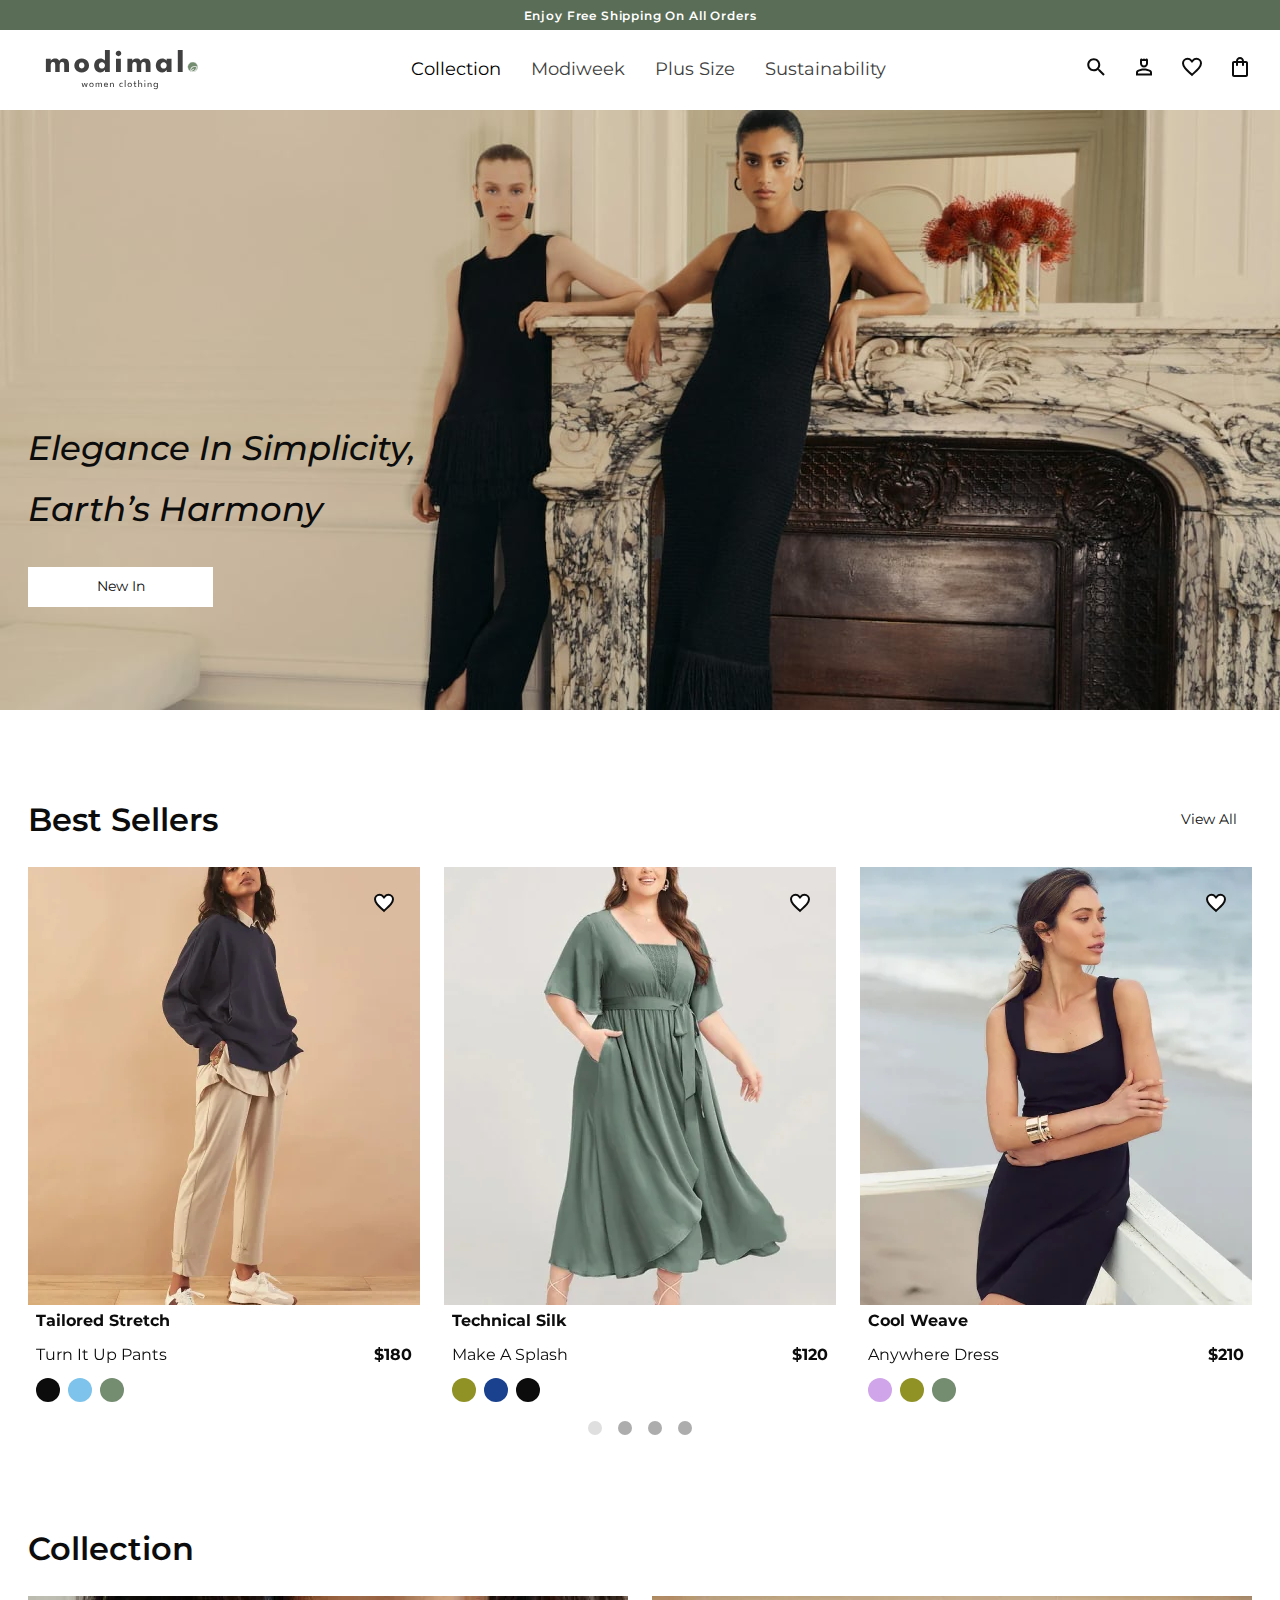
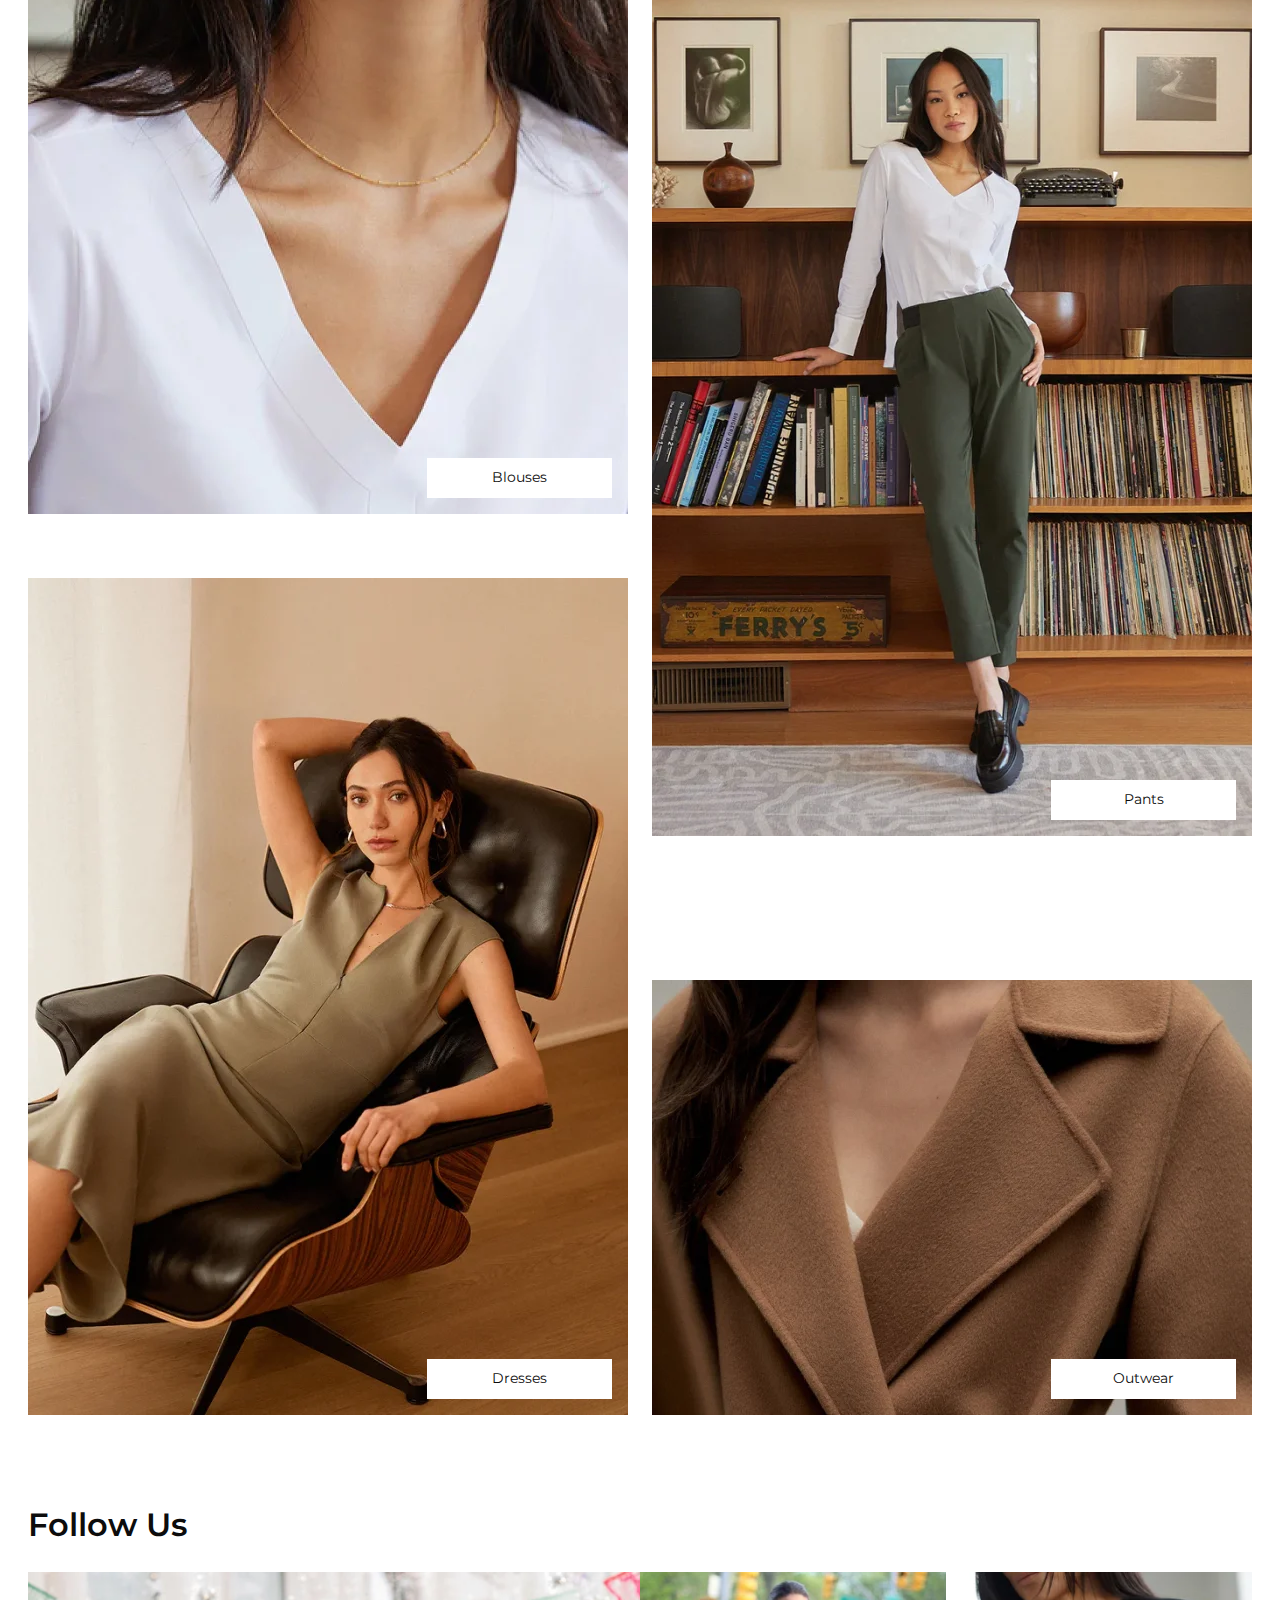
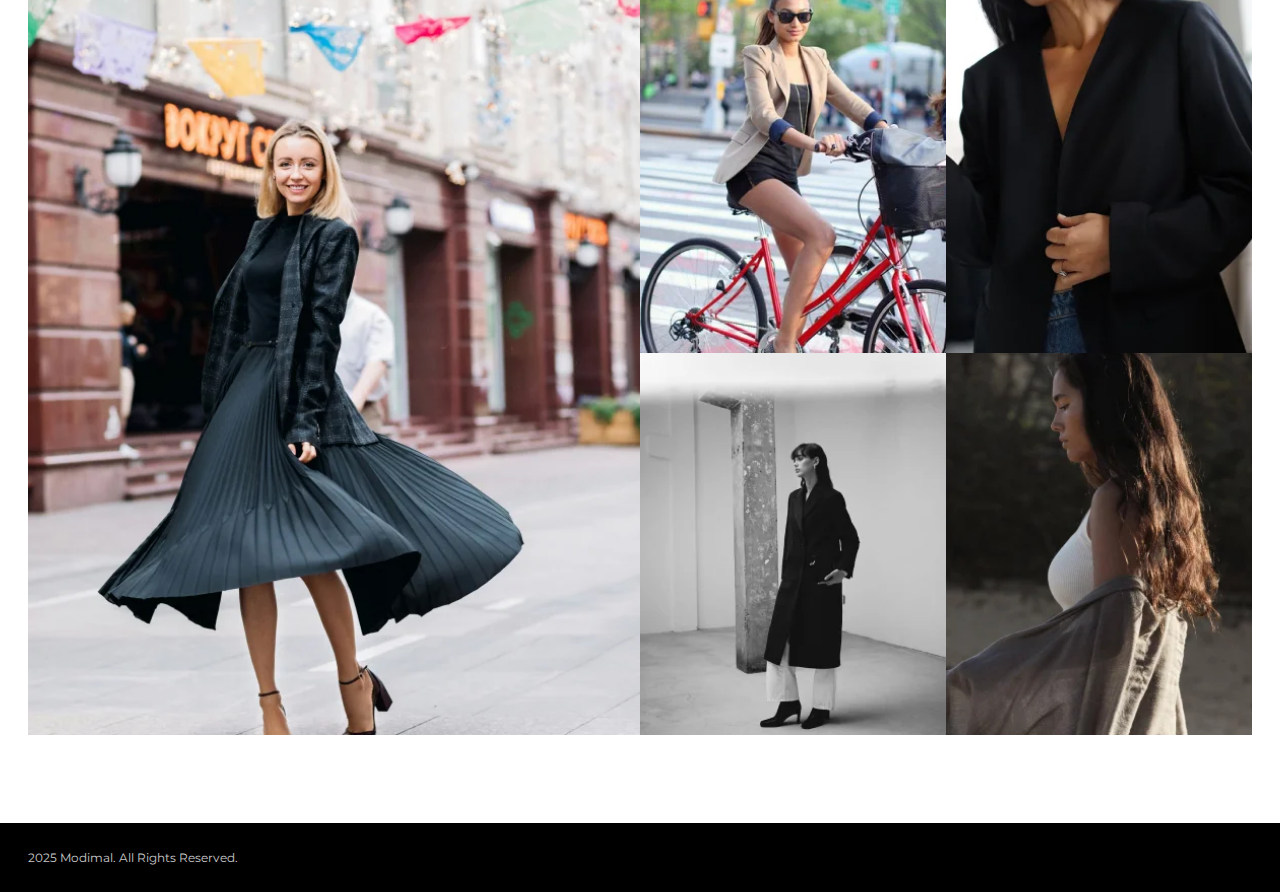
<file: docs/index.html>
<!DOCTYPE html><html lang="en"><head><meta charset="UTF-8"/><meta http-equiv="X-UA-Compatible" content="IE=edge"/><meta name="viewport" content="width=device-width, initial-scale=1.0"/><title>Modimal</title><link rel="stylesheet" href="./css/main.css"/><link rel="icon" type="image/x-icon" href="./img/favicons/favicon.svg"><link rel="apple-touch-icon" sizes="180x180" href="./img/favicons/apple-logo.png"></head><body><section class="top-info"><div class="container"><p>Enjoy Free Shipping On&#160;All Orders</p></div></section><header class="header"><div class="container"><div class="header__row"><div class="header__logo"> <a class="logo" href="#!"><img src="./img/logo/logo.svg" alt="Modimal"></a></div><nav class="header__nav nav"><ul class="nav__list"><li class="nav__item"> <a href="#!" class="active">Collection</a></li><li class="nav__item"> <a href="#!">Modiweek</a></li><li class="nav__item"> <a href="#!">Plus Size</a></li><li class="nav__item"> <a href="#!">Sustainability</a></li></ul></nav><div class="header__account header__account--first"><ul class="header__account-list"><li class="header__account-item header__account-item--menu"> <button class="mobile-nav-btn"><div class="nav-icon"></div></button></li><li class="header__account-item"> <a class="header__account-link" href="#!"><svg class="icon icon--search"><use href="./img/svgsprite/sprite.symbol.svg#search"></use></svg></a></li><li class="header__account-item header__account-item--person"> <a class="header__account-link" href="#!"><svg class="icon icon--person"><use href="./img/svgsprite/sprite.symbol.svg#person"></use></svg></a></li></ul></div><div class="header__account"><ul class="header__account-list"><li class="header__account-item"> <a class="header__account-link" href="#!"><svg class="icon icon--favorite"><use href="./img/svgsprite/sprite.symbol.svg#favorite"></use></svg></a></li><li class="header__account-item"> <a class="header__account-link" href="#!"><svg class="icon icon--bag"><use href="./img/svgsprite/sprite.symbol.svg#bag"></use></svg></a></li></ul></div><div class="header__nav-btn"> <button class="mobile-nav-btn"><div class="nav-icon"></div></button></div></div></div></header><div class="mobile-nav"><div class="mobile-nav__links"><ul class="mobile-links"><li class="mobile-links__parent"> <button class="mobile-links__parent-btn"> <span class="mobile-links__parent-title">collection</span><svg class="mobile-links__parent-btn__icon icon icon--arrow-down"><use href="./img/svgsprite/sprite.symbol.svg#arrow-down"></use></svg></button><div class="mobile-sub"><ul class="mobile-sub-list"><li class="mobile-sub-list__item"> <a href="#!" class="mobile-sub-list__link">shop all</a></li><li class="mobile-sub-list__item"> <a href="#!" class="mobile-sub-list__link">tops & blouses</a></li><li class="mobile-sub-list__item"> <a href="#!" class="mobile-sub-list__link">tees</a></li><li class="mobile-sub-list__item"> <a href="#!" class="mobile-sub-list__link">pants</a></li><li class="mobile-sub-list__item"> <a href="#!" class="mobile-sub-list__link">jackets & outwears</a></li><li class="mobile-sub-list__item"> <a href="#!" class="mobile-sub-list__link">pullovers</a></li><li class="mobile-sub-list__item"> <a href="#!" class="mobile-sub-list__link">dresses & jumpsuits</a></li><li class="mobile-sub-list__item"> <a href="#!" class="mobile-sub-list__link">short & skirts</a></li></ul></div></li><li class="mobile-links__parent"> <button class="mobile-links__parent-btn"> <span class="mobile-links__parent-title">new in</span><svg class="mobile-links__parent-btn__icon icon icon--arrow-down"><use href="./img/svgsprite/sprite.symbol.svg#arrow-down"></use></svg></button><div class="mobile-sub"><ul class="mobile-sub-list"><li class="mobile-sub-list__item"> <a href="#!" class="mobile-sub-list__link">shop all</a></li><li class="mobile-sub-list__item"> <a href="#!" class="mobile-sub-list__link">tops & blouses</a></li><li class="mobile-sub-list__item"> <a href="#!" class="mobile-sub-list__link">tees</a></li><li class="mobile-sub-list__item"> <a href="#!" class="mobile-sub-list__link">pants</a></li><li class="mobile-sub-list__item"> <a href="#!" class="mobile-sub-list__link">jackets & outwears</a></li><li class="mobile-sub-list__item"> <a href="#!" class="mobile-sub-list__link">pullovers</a></li><li class="mobile-sub-list__item"> <a href="#!" class="mobile-sub-list__link">dresses & jumpsuits</a></li><li class="mobile-sub-list__item"> <a href="#!" class="mobile-sub-list__link">short & skirts</a></li></ul></div></li><li class="mobile-links__parent"> <button class="mobile-links__parent-btn"> <span class="mobile-links__parent-title">modiweek</span><svg class="mobile-links__parent-btn__icon icon icon--arrow-down"><use href="./img/svgsprite/sprite.symbol.svg#arrow-down"></use></svg></button><div class="mobile-sub"><ul class="mobile-sub-list"><li class="mobile-sub-list__item"> <a href="#!" class="mobile-sub-list__link">shop all</a></li><li class="mobile-sub-list__item"> <a href="#!" class="mobile-sub-list__link">tops & blouses</a></li><li class="mobile-sub-list__item"> <a href="#!" class="mobile-sub-list__link">tees</a></li><li class="mobile-sub-list__item"> <a href="#!" class="mobile-sub-list__link">pants</a></li><li class="mobile-sub-list__item"> <a href="#!" class="mobile-sub-list__link">jackets & outwears</a></li><li class="mobile-sub-list__item"> <a href="#!" class="mobile-sub-list__link">pullovers</a></li><li class="mobile-sub-list__item"> <a href="#!" class="mobile-sub-list__link">dresses & jumpsuits</a></li><li class="mobile-sub-list__item"> <a href="#!" class="mobile-sub-list__link">short & skirts</a></li></ul></div></li></ul></div><div class="mobile-nav__btns"> <a class="btn-outline" href="#!"><svg class="icon icon--person"><use href="./img/svgsprite/sprite.symbol.svg#person"></use></svg>Log In</a> <a class="btn-outline" href="#!">Create Account</a></div></div><main class="main"><section class="hero"><div class="container"><div class="hero__content"><h1 class="hero__title"> Elegance in&#160;simplicity, Earth&#8217;s harmony</h1> <a class="btn" href="#!">New In</a></div></div></section><section class="section-best"><div class="container"><div class="best__title-wrapper"><h2 class="best__title title">Best Sellers</h2><div class="best__link"> <a href="#!" class="btn btn--small">View All</a></div></div><div class="best__cards"><div class="swiper"><div class="swiper-wrapper"><div class="swiper-slide"><article class="card"><div class="card__fav-btn"> <button class="card__btn-fav"><svg class="icon icon--favorite"><use href="./img/svgsprite/sprite.symbol.svg#favorite"></use></svg></button></div><div class="card__picture"><picture><source srcset="./img/best/best-01.webp 1x, ./img/best/best-01@2x.webp 2x" type="image/webp"><source srcset="./img/best/best-01.jpg 1x, ./img/best/best-01@2x.jpg 2x" type="image/jpeg"> <img class="card__img" src="./img/best/best-01.jpg" alt="tailored stretch"></picture></div><div class="card__body"><h3 class="card__title"><a href="#!">tailored stretch</a></h3><div class="card__cols"><div class="card__desc">turn it&#160;up&#160;pants</div><div class="card__price">$180</div></div><div class="card__colors"><div class="color color--black"></div><div class="color color--blue"></div><div class="color color--green"></div></div></div></article></div><div class="swiper-slide"><article class="card"><div class="card__fav-btn"> <button class="card__btn-fav"><svg class="icon icon--favorite"><use href="./img/svgsprite/sprite.symbol.svg#favorite"></use></svg></button></div><div class="card__picture"><picture><source srcset="./img/best/best-02.webp 1x, ./img/best/best-02@2x.webp 2x" type="image/webp"><source srcset="./img/best/best-02.jpg 1x, ./img/best/best-02@2x.jpg 2x" type="image/jpeg"> <img class="card__img" src="./img/best/best-02.jpg" alt="tailored stretch"></picture></div><div class="card__body"><h3 class="card__title"><a href="#!">Technical Silk</a></h3><div class="card__cols"><div class="card__desc">Make A&#160;Splash</div><div class="card__price">$120</div></div><div class="card__colors"><div class="color color--olive"></div><div class="color color--navy"></div><div class="color color--black"></div></div></div></article></div><div class="swiper-slide"><article class="card"><div class="card__fav-btn"> <button class="card__btn-fav"><svg class="icon icon--favorite"><use href="./img/svgsprite/sprite.symbol.svg#favorite"></use></svg></button></div><div class="card__picture"><picture><source srcset="./img/best/best-03.webp 1x, ./img/best/best-03@2x.webp 2x" type="image/webp"><source srcset="./img/best/best-03.jpg 1x, ./img/best/best-03@2x.jpg 2x" type="image/jpeg"> <img class="card__img" src="./img/best/best-03.jpg" alt="tailored stretch"></picture></div><div class="card__body"><h3 class="card__title"><a href="#!">Cool Weave</a></h3><div class="card__cols"><div class="card__desc">Anywhere Dress</div><div class="card__price">$210</div></div><div class="card__colors"><div class="color color--pink"></div><div class="color color--olive"></div><div class="color color--green"></div></div></div></article></div><div class="swiper-slide"><article class="card"><div class="card__fav-btn"> <button class="card__btn-fav"><svg class="icon icon--favorite"><use href="./img/svgsprite/sprite.symbol.svg#favorite"></use></svg></button></div><div class="card__picture"><picture><source srcset="./img/best/best-04.webp 1x, ./img/best/best-04@2x.webp 2x" type="image/webp"><source srcset="./img/best/best-04.jpg 1x, ./img/best/best-04@2x.jpg 2x" type="image/jpeg"> <img class="card__img" src="./img/best/best-04.jpg" alt="tailored stretch"></picture></div><div class="card__body"><h3 class="card__title"><a href="#!">Cool Dress</a></h3><div class="card__cols"><div class="card__desc">Anywhere Dress</div><div class="card__price">$210</div></div><div class="card__colors"><div class="color color--white"></div><div class="color color--black"></div><div class="color color--green"></div></div></div></article></div><div class="swiper-slide"><article class="card"><div class="card__fav-btn"> <button class="card__btn-fav"><svg class="icon icon--favorite"><use href="./img/svgsprite/sprite.symbol.svg#favorite"></use></svg></button></div><div class="card__picture"><picture><source srcset="./img/best/best-05.webp 1x, ./img/best/best-05@2x.webp 2x" type="image/webp"><source srcset="./img/best/best-05.jpg 1x, ./img/best/best-05@2x.jpg 2x" type="image/jpeg"> <img class="card__img" src="./img/best/best-05.jpg" alt="tailored stretch"></picture></div><div class="card__body"><h3 class="card__title"><a href="#!">Cool Blause</a></h3><div class="card__cols"><div class="card__desc">Anywhere Dress</div><div class="card__price">$210</div></div><div class="card__colors"><div class="color color--blue"></div><div class="color color--white"></div><div class="color color--green"></div></div></div></article></div><div class="swiper-slide"><article class="card"><div class="card__fav-btn"> <button class="card__btn-fav"><svg class="icon icon--favorite"><use href="./img/svgsprite/sprite.symbol.svg#favorite"></use></svg></button></div><div class="card__picture"><picture><source srcset="./img/best/best-06.webp 1x, ./img/best/best-06@2x.webp 2x" type="image/webp"><source srcset="./img/best/best-06.jpg 1x, ./img/best/best-06@2x.jpg 2x" type="image/jpeg"> <img class="card__img" src="./img/best/best-06.jpg" alt="tailored stretch"></picture></div><div class="card__body"><h3 class="card__title"><a href="#!">Summer Dress</a></h3><div class="card__cols"><div class="card__desc">Anywhere Dress</div><div class="card__price">$210</div></div><div class="card__colors"><div class="color color--white"></div><div class="color color--olive"></div><div class="color color--green"></div></div></div></article></div></div><div class="swiper-pagination"></div></div></div></div></section><section class="collection"><div class="container"><h2 class="collection__title title">Collection</h2><div class="collection__cols"><div class="collection__col"><article class="card-collection"><picture><source srcset="./img/collection/collection-01.webp 1x, ./img/collection/collection-01@2x.webp 2x" type="image/webp"><source srcset="./img/collection/collection-01.jpg 1x, ./img/collection/collection-01@2x.jpg 2x" type="image/jpeg"> <img src="./img/collection/collection-01.jpg" alt="" class="card-collection__img"></picture><div class="card-collection__link"> <a href="#!" class="btn btn--mobile-wide">Blouses</a></div></article><article class="card-collection"><picture><source srcset="./img/collection/collection-02.webp 1x, ./img/collection/collection-02@2x.webp 2x" type="image/webp"><source srcset="./img/collection/collection-02.jpg 1x, ./img/collection/collection-02@2x.jpg 2x" type="image/jpeg"> <img src="./img/collection/collection-02.jpg" alt="" class="card-collection__img"></picture><div class="card-collection__link"> <a href="#!" class="btn btn--mobile-wide">Dresses</a></div></article></div><div class="collection__col"><article class="card-collection"><picture><source srcset="./img/collection/collection-03.webp 1x, ./img/collection/collection-03@2x.webp 2x" type="image/webp"><source srcset="./img/collection/collection-03.jpg 1x, ./img/collection/collection-03@2x.jpg 2x" type="image/jpeg"> <img src="./img/collection/collection-03.jpg" alt="" class="card-collection__img"></picture><div class="card-collection__link"> <a href="#!" class="btn btn--mobile-wide">Pants</a></div></article><article class="card-collection"><picture><source srcset="./img/collection/collection-04.webp 1x, ./img/collection/collection-04@2x.webp 2x" type="image/webp"><source srcset="./img/collection/collection-04.jpg 1x, ./img/collection/collection-04@2x.jpg 2x" type="image/jpeg"> <img src="./img/collection/collection-04.jpg" alt="" class="card-collection__img"></picture><div class="card-collection__link"> <a href="#!" class="btn btn--mobile-wide">Outwear</a></div></article></div></div></div></section><section class="follow"><div class="container"><h2 class="follow__title title">Follow Us</h2><div class="follow__grid"><picture><source srcset="./img/follow/follow-01.webp 1x, ./img/follow/follow-01@2x.webp 2x" type="image/webp"><source srcset="./img/follow/follow-01.jpg 1x, ./img/follow/follow-01@2x.jpg 2x" type="image/jpeg"> <img class="follow__img" src="./img/follow/follow-01.jpg" alt="Follow Us"></picture><picture><source srcset="./img/follow/follow-02.webp 1x, ./img/follow/follow-02@2x.webp 2x" type="image/webp"><source srcset="./img/follow/follow-02.jpg 1x, ./img/follow/follow-02@2x.jpg 2x" type="image/jpeg"> <img class="follow__img" src="./img/follow/follow-02.jpg" alt="Follow Us"></picture><picture><source srcset="./img/follow/follow-03.webp 1x, ./img/follow/follow-03@2x.webp 2x" type="image/webp"><source srcset="./img/follow/follow-03.jpg 1x, ./img/follow/follow-03@2x.jpg 2x" type="image/jpeg"> <img class="follow__img" src="./img/follow/follow-03.jpg" alt="Follow Us"></picture><picture><source srcset="./img/follow/follow-04.webp 1x, ./img/follow/follow-04@2x.webp 2x" type="image/webp"><source srcset="./img/follow/follow-04.jpg 1x, ./img/follow/follow-04@2x.jpg 2x" type="image/jpeg"> <img class="follow__img" src="./img/follow/follow-04.jpg" alt="Follow Us"></picture><picture><source srcset="./img/follow/follow-05.webp 1x, ./img/follow/follow-05@2x.webp 2x" type="image/webp"><source srcset="./img/follow/follow-05.jpg 1x, ./img/follow/follow-05@2x.jpg 2x" type="image/jpeg"> <img class="follow__img" src="./img/follow/follow-05.jpg" alt="Follow Us"></picture></div></div></section></main><footer class="footer"><div class="container"><div class="footer__copyright"><p>2025 modimal. All Rights Reserved.</p></div></div></footer><script src="./js/index.bundle.js"></script></body></html>
</file>
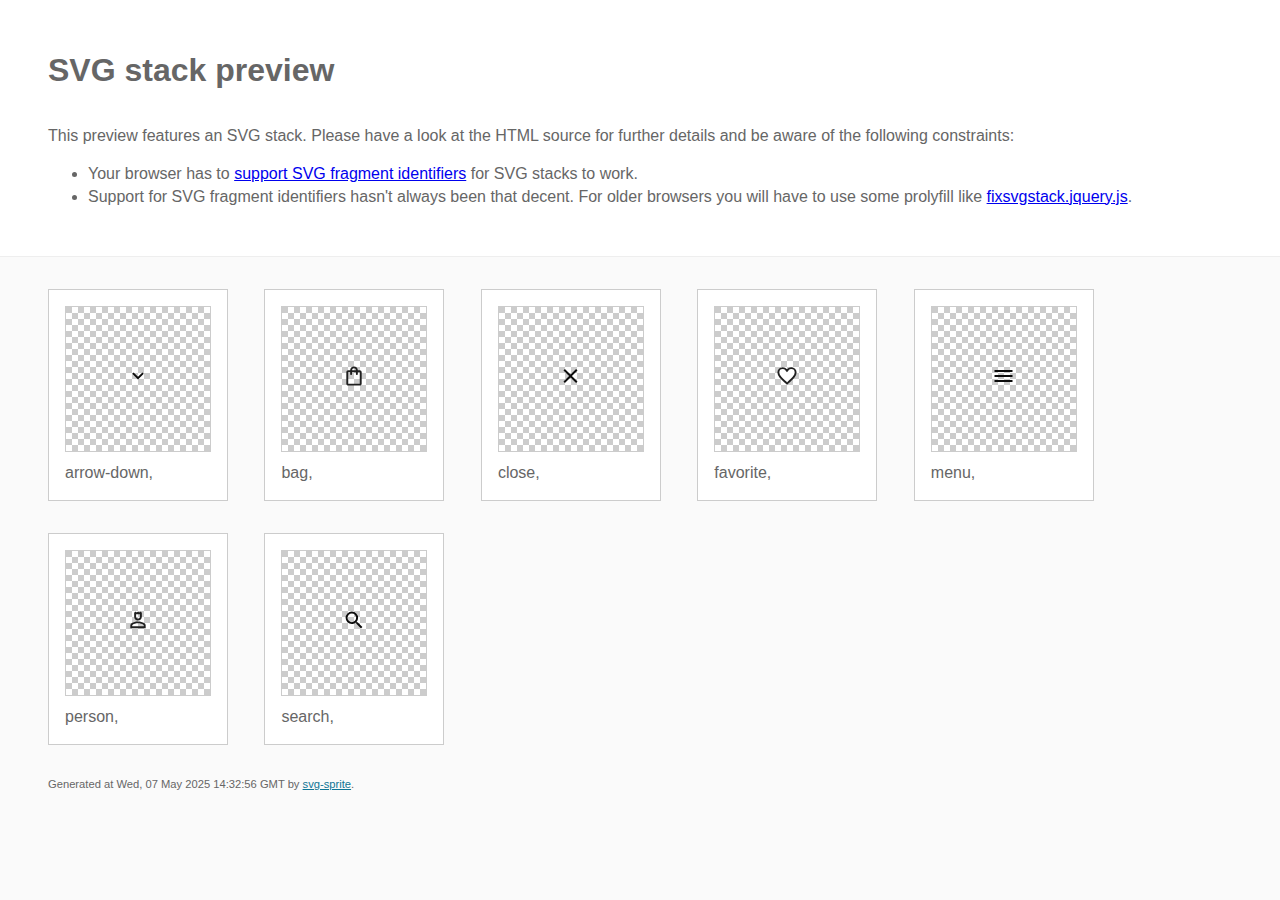
<file: docs/img/svgsprite/stack/sprite.stack.html>
<!doctype html>
<html lang="en">
    <head>
        <meta charset="utf-8">
        <title>SVG stack preview | svg-sprite</title>
        <style>
            body {
                padding: 0;
                margin: 0;
                color: #666;
                background: #fafafa;
                font-family: Arial, Helvetica, sans-serif;
                font-size: 1em;
                line-height: 1.4;
            }

            header {
                display: block;
                padding: 3em 3em 2em;
                background-color: #fff;
            }

            header p {
                margin: 2em 0 0;
            }

            section {
                border-top: 1px solid #eee;
                padding: 2em 3em 0;
            }

            section ul {
                margin: 0;
                padding: 0;
            }

            section li {
                display: inline-block;
                background-color: #fff;
                position: relative;
                margin: 0 2em 2em 0;
                vertical-align: top;
                border: 1px solid #ccc;
                padding: 1em 1em 3em;
                cursor: default;
            }

            .icon-box {
                margin: 0;
                width: 144px;
                height: 144px;
                position: relative;
                background: #ccc url("data:image/svg+xml,%3Csvg xmlns='http://www.w3.org/2000/svg' width='12' height='12'%3E%3Cpath fill='%23fff' d='M6 0h6v6H6zM0 6h6v6H0z'/%3E%3C/svg%3E") top left repeat;
                border: 1px solid #ccc;
                display: table-cell;
                vertical-align: middle;
                text-align: center;
            }

            .icon {
                display: inline-block;
            }

            h1 {
                margin-top: 0;
            }

            h2 {
                margin: 0;
                padding: 0;
                font-size: 1em;
                font-weight: 400;
                white-space: nowrap;
                overflow: hidden;
                text-overflow: ellipsis;
                position: absolute;
                left: 1em;
                right: 1em;
                bottom: 1em;
            }

            footer {
                display: block;
                margin: 0;
                padding: 0 3em 3em;
            }

            footer p {
                margin: 0;
                font-size: .7em;
            }

            footer a {
                color: #0f7595;
                margin-left: 0;
            }
        </style>

<!--
Sprite shape dimensions
====================================================================================================
You will need to set the sprite shape dimensions via CSS when you use them as stack SVGs, otherwise
they would become a huge 100% in size. You may use the following dimension classes for doing so.
They might well be outsourced to an external stylesheet of course.
-->

<style>
 .svg-arrow-down-dims { width: 24px; height: 24px; }
 .svg-bag-dims { width: 24px; height: 24px; }
 .svg-close-dims { width: 25px; height: 24px; }
 .svg-favorite-dims { width: 24px; height: 24px; }
 .svg-menu-dims { width: 25px; height: 24px; }
 .svg-person-dims { width: 24px; height: 24px; }
 .svg-search-dims { width: 24px; height: 24px; }
</style>

<!--
====================================================================================================
-->

    </head>
    <body>
        <header>
            <h1>SVG stack preview</h1>
            <p>This preview features an SVG stack. Please have a look at the HTML source for further details and be aware of the following constraints:</p>
            <ul>
                <li>Your browser has to <a href="https://caniuse.com/svg-fragment" target="_blank" rel="noopener noreferrer">support SVG fragment identifiers</a> for SVG stacks to work.</li>
                <li>Support for SVG fragment identifiers hasn't always been that decent. For older browsers you will have to use some prolyfill like <a href="https://github.com/preciousforever/SVG-Stacker/blob/master/fixsvgstack.jquery.js" target="_blank" rel="noopener noreferrer">fixsvgstack.jquery.js</a>.</li>
            </ul>
        </header>
        <section>

<!--
SVG stack
====================================================================================================
These SVG images make use of fragment identifiers (IDs) to reference certain portions of the
external sprite. By default, all shapes inside the sprite are hidden by CSS. The `:target` pseudo
selector is used to show the very shape that is referenced by the fragment identifier.
-->

            <ul>

             <li title="arrow-down">
                    <div class="icon-box">
                        <img src="svg/sprite.stack.svg#arrow-down" class="svg-arrow-down-dims" alt="arrow-down">
                    </div>
                    <h2>arrow-down, </h2>
                </li>
             <li title="bag">
                    <div class="icon-box">
                        <img src="svg/sprite.stack.svg#bag" class="svg-bag-dims" alt="bag">
                    </div>
                    <h2>bag, </h2>
                </li>
             <li title="close">
                    <div class="icon-box">
                        <img src="svg/sprite.stack.svg#close" class="svg-close-dims" alt="close">
                    </div>
                    <h2>close, </h2>
                </li>
             <li title="favorite">
                    <div class="icon-box">
                        <img src="svg/sprite.stack.svg#favorite" class="svg-favorite-dims" alt="favorite">
                    </div>
                    <h2>favorite, </h2>
                </li>
             <li title="menu">
                    <div class="icon-box">
                        <img src="svg/sprite.stack.svg#menu" class="svg-menu-dims" alt="menu">
                    </div>
                    <h2>menu, </h2>
                </li>
             <li title="person">
                    <div class="icon-box">
                        <img src="svg/sprite.stack.svg#person" class="svg-person-dims" alt="person">
                    </div>
                    <h2>person, </h2>
                </li>
             <li title="search">
                    <div class="icon-box">
                        <img src="svg/sprite.stack.svg#search" class="svg-search-dims" alt="search">
                    </div>
                    <h2>search, </h2>
                </li>
         </ul>

<!--
====================================================================================================
-->

        </section>
        <footer>
            <p>Generated at Wed, 07 May 2025 14:32:56 GMT by <a href="https://github.com/svg-sprite/svg-sprite" target="_blank" rel="noopener noreferrer">svg-sprite</a>.</p>
        </footer>
    </body>
</html>
</file>
<file: docs/css/main.css>
@charset "UTF-8";@import url(https://fonts.googleapis.com/css?family=Montserrat:100,200,300,regular,500,600,700,800,900,100italic,200italic,300italic,italic,500italic,600italic,700italic,800italic,900italic);*{padding:0;margin:0;border:0}*,::after,::before{-webkit-box-sizing:border-box;box-sizing:border-box}a,a:hover,a:link,a:visited{text-decoration:none}aside,footer,header,legend,main,nav,section{display:block}h1,h2,h3,h4,h5,h6,p{font-size:inherit;font-weight:inherit}ul,ul li{list-style:none}img{vertical-align:top}img,svg{max-width:100%;height:auto}address{font-style:normal}input,select,textarea{background-color:transparent}button,input,select,textarea{font-family:inherit;font-size:inherit;color:inherit}input::-ms-clear{display:none}button,input[type=submit]{display:inline-block;-webkit-box-shadow:none;box-shadow:none;background-color:transparent;background:0 0;cursor:pointer}button:active,button:focus,input:active,input:focus{outline:0}button::-moz-focus-inner{padding:0;border:0}label{cursor:pointer}:root{--container-width:1254px;--container-padding:15px;--font-main:"Montserrat", sans-serif;--font-accent:"Montserrat", sans-serif;--font-titles:var(--font-accent);--page-bg:#fff;--text-color:#000;--accent:#ac182c;--link-color:#2578c8;--laptop-size:1199px;--tablet-size:959px;--mobile-size:599px;--primary:#748c70;--black:#0c0c0c;--white:#fff;--primary-primary25:#f0f2ef;--primary-primary50:#d1d9cf;--primary-primary100:#b2bfaf;--primary-primary200:#a2b39f;--primary-primary300:#93a690;--primary-primary400:#839980;--primary-primary-600:#5a6d57;--primary-primary-700:#404e3e;--primary-primary750:#343e32;--primary-primary800:#272f25;--primary-primary900:#0d100c;--neutral-backgroundfaf9f5:#faf9f5;--neutral-graydfdfdf:#dfdfdf;--neutral-grayededed:#ededed;--neutral-grayf9f9f9:#f9f9f9;--neutral-graycbcbcb:#cbcbcb;--neutral-grayadadad:#adadad;--neutral-gray868686:#868686;--neutral-gray606060:#606060;--neutral-gray404040:#404040;--neutral-gray202020:#202020;--neutral-gray0c0c0c:#0c0c0c;--state-color-warning-bg:#f7e4c9;--state-color-warning-light:#ecbb77;--state-color-warning:#e09126;--state-color-error-bg:#fff2f2;--state-color-error-light:#ed2e2e;--state-color-error:#c30000;--state-color-success-bg:#f3fdfa;--state-color-success-light:#00ba88;--state-color-success:#00966d;--font-family:"Montserrat", sans-serif}.dark{--page-bg:#252526;--text-color:#fff}html{scroll-behavior:smooth;background-color:#272727}body{background-color:var(--page-bg);color:var(--text-color);font-family:var(--font-main);text-wrap:balance}img{display:block}a{color:var(--link-color)}code,pre.code{background-color:#e9f1f6;padding:.2rem;border-radius:4px}pre.code{overflow-x:auto;padding:1rem}.docs{display:grid;line-height:1.5}.docs p{margin:1rem 0}.docs ol,.docs ul{padding-left:2rem}.docs ol li,.docs ul li{list-style:disc;margin-bottom:.5rem}.docs ol li{list-style:decimal}.docs section,.docs section.docs{padding:40px 0}.docs section+section{border-top:1px solid #dae5e9}.docs small{font-size:1rem;color:#acacac}.docs .title-1:first-child,.docs .title-2:first-child{margin-top:0!important}.test,.test-2{width:600px;height:300px;margin:50px auto;background-color:#999;background-position:center center;background-size:cover;background-repeat:no-repeat}.test{background-image:url(./../img/project-02.jpg)}.test-2{background-image:-webkit-image-set(url(./../img/project-02.jpg) 1x,url(./../img/project-02@2x.jpg) 2x);background-image:image-set(url(./../img/project-02.jpg) 1x,url(./../img/project-02@2x.jpg) 2x)}.font-1{font-family:"Montserrat";font-weight:700;font-style:italic}.font-2{font-family:"FirasansBook";font-weight:400}.none{display:none!important}.visually-hidden{position:absolute;width:1px;height:1px;margin:-1px;border:0;padding:0;white-space:nowrap;-webkit-clip-path:inset(100%);clip-path:inset(100%);clip:rect(0 0 0 0);overflow:hidden}.no-scroll{overflow-y:hidden}.text-left{text-align:left}.text-right{text-align:right}.text-center{text-align:center}.d-flex{display:-webkit-box;display:-ms-flexbox;display:flex}.flex-center{-webkit-box-pack:center;-ms-flex-pack:center;justify-content:center}.content-demo{margin-bottom:5rem;padding:1rem;background-color:#dadada}.container,.container-full{padding:0 var(--container-padding)}.container{margin:0 auto;max-width:var(--container-width);width:100%}.container-full{max-width:100%}.container-left-50,.container-right-50{padding:0 var(--container-padding);max-width:50%}.container-right-50{margin-left:auto}.container-right{padding-left:calc((100% - var(--container-width))/2 + var(--container-padding))}.container-left{padding-right:calc((100% - var(--container-width))/2 + var(--container-padding))}.container-half-left{padding-right:calc((100% - var(--container-width))/2 + var(--container-width)/2);padding-left:calc((100% - var(--container-width))/2 + var(--container-padding))}.container-half-right{padding-left:calc((100% - var(--container-width))/2 + var(--container-width)/2);padding-right:calc((100% - var(--container-width))/2 + var(--container-padding))}.header__account-list,body,html{display:-webkit-box;display:-ms-flexbox;display:flex}body,html{min-height:100vh;-webkit-box-orient:vertical;-webkit-box-direction:normal;-ms-flex-direction:column;flex-direction:column}.header__account-list{-webkit-box-align:center;-ms-flex-align:center;align-items:center;gap:24px}.header__account-link{display:inline-block;-webkit-transition:all .2s ease-in;transition:all .2s ease-in}.btn:hover,.header__account-link:hover,a.btn:hover{background:var(--neutral-grayededed)}.header__account-item--menu{display:none}.best__title-wrapper{margin-bottom:24px;display:-webkit-box;display:-ms-flexbox;display:flex;-webkit-box-pack:justify;-ms-flex-pack:justify;justify-content:space-between;-webkit-box-align:center;-ms-flex-align:center;align-items:center}.btn,a.btn{display:inline-block;padding:8px;min-width:185px;height:40px;background:var(--white);font-family:var(--font-family);font-weight:400;font-size:14px;line-height:171%;text-transform:capitalize;text-align:center;color:var(--black);-webkit-transition:all .2s ease-in;transition:all .2s ease-in}.btn--small,a.btn--small{min-width:unset;padding-left:15px;padding-right:15px}.btn-outline,a.btn-outline{display:inline-block;border:1px solid var(--primary-primary-600);padding:8px 16px;height:40px;display:-webkit-box;display:-ms-flexbox;display:flex;-webkit-box-align:center;-ms-flex-align:center;align-items:center;-webkit-box-pack:center;-ms-flex-pack:center;justify-content:center;gap:4px;font-family:var(--font-family);font-weight:400;font-size:14px;line-height:171%;text-transform:capitalize;text-align:center;color:var(--primary-primary-600)}.btn-outline:hover,a.btn-outline:hover{color:var(--primary-primary-700)}.card-collection{position:relative}.card-collection__link{position:absolute;right:16px;bottom:16px}.card{position:relative}.card__fav-btn{position:absolute;top:24px;right:24px;z-index:9}.card__btn-fav:hover .icon--favorite{stroke:#e33279}.card__btn-fav--selected .icon--favorite{stroke:var(--state-color-error);fill:var(--state-color-error)}.card__btn-fav--selected .icon--favorite:hover{stroke:var(--state-color-error)}.card__body{padding:5.5px 8px;display:grid;gap:8px}.card__title{font-family:var(--font-family);font-weight:700;font-size:16px;line-height:140%;text-transform:capitalize}.card__title,.card__title a{color:var(--black)}.card-collection__link .btn::after,.card__title a::after{content:"";position:absolute;left:0;top:0;width:100%;height:100%}.card__cols{display:grid;grid-template-columns:1fr 1fr;gap:12px}.card__desc,.card__price{font-family:var(--font-family);font-weight:400;font-size:16px;line-height:180%;text-transform:capitalize;color:var(--black)}.card__price{text-align:right;font-weight:700}.card__colors{display:-webkit-box;display:-ms-flexbox;display:flex;gap:8px}.collection__title{margin-bottom:24px}.collection__cols{display:grid;grid-template-columns:1fr 1fr;gap:24px}.collection__col{display:-webkit-box;display:-ms-flexbox;display:flex;-webkit-box-orient:vertical;-webkit-box-direction:normal;-ms-flex-direction:column;flex-direction:column;-webkit-box-pack:justify;-ms-flex-pack:justify;justify-content:space-between;gap:64px}.color{width:24px;height:24px;background-color:gray;border-radius:50%}.color--black{background-color:var(--black)}.color--white{background-color:#fff;border:1px solid #d0d0d0}.color--blue{background-color:#7dc3eb}.color--green{background-color:var(--primary)}.color--olive{background-color:#909225}.color--navy{background-color:#19418e}.color--pink{background-color:#d0a5ea}.follow__title{margin-bottom:24px}.follow__grid{display:grid;grid-template-columns:repeat(4,1fr);grid-template-rows:1fr 1fr}.follow__grid>:first-child{grid-column:span 2;grid-row:span 2}.follow__grid img{width:100%;height:100%;-o-object-fit:cover;object-fit:cover}.footer{margin-top:88px;padding:24px 0;background-color:#000;font-family:var(--font-family);font-weight:400;font-size:12px;line-height:180%;text-transform:capitalize;color:var(--neutral-graycbcbcb)}.header{position:relative;z-index:199;padding:16px 0 18px;background-color:#fff}.header__row{display:-webkit-box;display:-ms-flexbox;display:flex;-webkit-box-pack:justify;-ms-flex-pack:justify;justify-content:space-between;-webkit-box-align:center;-ms-flex-align:center;align-items:center}.header__nav{margin-left:auto}.header__account--first{margin-left:auto;margin-right:24px}.header__nav-btn{display:none}.header__logo{-ms-flex-negative:0;flex-shrink:0}.hero{height:600px;padding-bottom:103px;background-color:#999;background-image:url(./../img/hero/hero.jpg);background-position:center center;background-size:cover;background-repeat:no-repeat}.hero .container{height:100%}.hero__content{height:100%;display:-webkit-box;display:-ms-flexbox;display:flex;-webkit-box-orient:vertical;-webkit-box-direction:normal;-ms-flex-direction:column;flex-direction:column;-webkit-box-pack:end;-ms-flex-pack:end;justify-content:flex-end;-webkit-box-align:start;-ms-flex-align:start;align-items:flex-start;gap:27px}.hero__title{max-width:490px;font-family:var(--font-family);font-style:italic;font-weight:500;font-size:34px;line-height:180%;text-transform:capitalize;color:var(--black)}.icons-wrapper{padding:30px 0;display:-webkit-box;display:-ms-flexbox;display:flex;-webkit-column-gap:30px;-moz-column-gap:30px;column-gap:30px}.icon{fill:transparent;stroke:transparent;width:24px;height:24px}.icon--menu,.icon--person,.icon--search{fill:var(--black)}.icon--favorite{stroke:var(--black);fill:#fff}.icon--arrow-down,.icon--bag{fill:var(--black)}.logo{font-size:32px}.main,.mobile-nav{display:-webkit-box;display:-ms-flexbox;display:flex;-webkit-box-orient:vertical;-webkit-box-direction:normal;-ms-flex-direction:column;flex-direction:column}.main{gap:88px}.mobile-nav{overflow-y:auto;position:fixed;top:-100%;width:100%;height:100%;z-index:99;padding:106px 20px 56px;background:#fff;-webkit-transition:all .2s ease-in;transition:all .2s ease-in}.mobile-nav__links{margin-bottom:84px}.mobile-nav__btns{margin-top:auto;border-top:1px solid var(--neutral-graycbcbcb);padding-top:14px;display:grid;grid-template-columns:1fr 1fr;gap:16px}.mobile-nav--open{top:0}.mobile-nav a,.nav__list a.active{color:#000}.mobile-links{display:grid;gap:32px}.mobile-links__parent{border-bottom:1px solid var(--black)}.mobile-links__parent-btn{width:100%;display:-webkit-box;display:-ms-flexbox;display:flex;-webkit-box-pack:justify;-ms-flex-pack:justify;justify-content:space-between}.mobile-links__parent-btn__icon{-webkit-transition:all .2s ease-in;transition:all .2s ease-in}.active .mobile-links__parent-btn__icon{-webkit-transform:rotate(-180deg);-ms-transform:rotate(-180deg);transform:rotate(-180deg)}.mobile-links__parent-title{font-family:var(--font-family);font-weight:400;font-size:14px;line-height:180%;text-transform:capitalize;color:var(--black)}.mobile-sub{max-height:0;overflow:hidden;-webkit-transition:all .2s ease-in;transition:all .2s ease-in}.mobile-sub-list{display:grid;gap:16px;padding:24px 0 16px 35px}.mobile-sub-list__item{font-family:var(--font-family);font-weight:400;font-size:14px;line-height:180%;text-transform:capitalize;color:var(--neutral-gray404040)}.mobile-sub-list__link{display:inline-block;padding-top:7px;width:100%;color:var(--neutral-gray404040)}.mobile-sub-list__link:hover{color:var(--black)}.mobile-nav-btn{--time:0.1s;--width:18px;--height:12px;--line-height:2px;--spacing:3px;--color:#0C0C0C;--radius:0px;height:calc(var(--line-height)*3 + var(--spacing)*2);width:var(--width);display:-webkit-box;display:-ms-flexbox;display:flex;-webkit-box-pack:center;-ms-flex-pack:center;justify-content:center;-webkit-box-align:center;-ms-flex-align:center;align-items:center}.nav-icon,.nav-icon::after,.nav-icon::before{position:relative;width:var(--width);height:var(--line-height);background-color:var(--color);border-radius:var(--radius)}.nav-icon::after,.nav-icon::before{content:"";display:block;position:absolute;left:0;-webkit-transition:top var(--time) linear var(--time),-webkit-transform var(--time) ease-in;transition:transform var(--time) ease-in,top var(--time) linear var(--time);transition:transform var(--time) ease-in,top var(--time) linear var(--time),-webkit-transform var(--time) ease-in}.nav-icon::before{top:calc(-1*(var(--line-height) + var(--spacing)))}.nav-icon::after{top:calc(var(--line-height) + var(--spacing))}.nav-icon.nav-icon--active{background-color:transparent}.nav-icon.nav-icon--active::after,.nav-icon.nav-icon--active::before{top:0;-webkit-transition:top var(--time) linear,-webkit-transform var(--time) ease-in var(--time);transition:top var(--time) linear,transform var(--time) ease-in var(--time);transition:top var(--time) linear,transform var(--time) ease-in var(--time),-webkit-transform var(--time) ease-in var(--time)}.nav-icon.nav-icon--active::before{-webkit-transform:rotate(45deg);-ms-transform:rotate(45deg);transform:rotate(45deg)}.nav-icon.nav-icon--active::after{-webkit-transform:rotate(-45deg);-ms-transform:rotate(-45deg);transform:rotate(-45deg)}.mobile-nav-btn{z-index:999}.nav{font-family:var(--font-family);font-weight:400;font-size:18px;line-height:180%;text-transform:capitalize;text-align:center;color:var(--neutral-gray404040)}.nav__list{display:-webkit-box;display:-ms-flexbox;display:flex;-webkit-column-gap:30px;-moz-column-gap:30px;column-gap:30px}.nav__list a{color:var(--neutral-gray404040)}.swiper{width:100%;padding-bottom:32px!important}.swiper-pagination-bullet{width:14px!important;height:14px!important;background-color:var(--neutral-grayadadad)!important;opacity:1!important}.swiper-pagination-bullet-active{background-color:var(--neutral-graydfdfdf)!important}.swiper-horizontal>.swiper-pagination-bullets .swiper-pagination-bullet,.swiper-pagination-horizontal.swiper-pagination-bullets .swiper-pagination-bullet{margin-left:8px!important;margin-right:8px!important}.swiper-horizontal>.swiper-pagination-bullets,.swiper-pagination-bullets.swiper-pagination-horizontal,.swiper-pagination-custom,.swiper-pagination-fraction{bottom:0!important}.title,.top-info{font-family:var(--font-family);font-weight:600}.title{font-size:32px;line-height:140%;text-transform:capitalize;color:var(--black)}.top-info{position:relative;z-index:199;padding:8px 0 7px;background:var(--primary-primary-600);font-size:12px;letter-spacing:.07em;text-align:center;color:var(--white)}@media (max-width:1274px){.container-right{padding-left:var(--container-padding)}.container-left{padding-right:var(--container-padding)}.container-half-left{padding-left:var(--container-padding)}.container-half-right{padding-right:var(--container-padding)}.header__account-list{gap:12px}.color{width:16px;height:16px}.header__account--first{margin-right:12px}.hero__title{max-width:250px}.nav{font-size:16px}.nav__list{-webkit-column-gap:15px;-moz-column-gap:15px;column-gap:15px}}@media (max-width:788px){.container-left-50,.container-right-50{max-width:100%}.container-half-left,.container-half-right{padding:0 var(--container-padding)}.header__account-item--menu{display:block}.header__account-item--person{display:none}.best__title-wrapper{margin-bottom:8px}.best__link{display:none}.btn,a.btn{padding:8px 9px;min-width:unset}.btn--mobile-wide,a.btn--mobile-wide{min-width:unset;width:100%;text-align:left;padding:8px 16px}.card-collection__link{position:static}.card__fav-btn{top:10px;right:10px}.card__body{padding:0}.card__title{font-size:14px;font-weight:600}.card__cols{-ms-flex-wrap:wrap;flex-wrap:wrap}.card__desc,.card__price{font-size:14px;line-height:140%}.card__price{font-weight:600}.collection__title{margin-bottom:8px}.collection__cols{gap:16px}.collection__col{gap:24px}.follow__title{margin-bottom:8px}.follow__grid{grid-template-columns:repeat(2,1fr);grid-template-rows:repeat(4,1fr)}.footer{margin-top:24px;padding:8px 0}.header{padding:4px 0 8px}.header__nav{display:none}.header__account--first{-webkit-box-ordinal-group:0;-ms-flex-order:-1;order:-1;margin-left:unset}.hero{background-position:30% center;height:551px;padding-bottom:16px}.hero__title{max-width:168px;font-size:20px}.main{gap:24px}.swiper{padding-bottom:20px!important}.swiper-pagination-bullet{width:8px!important;height:8px!important}.title{font-size:20px;font-weight:700}.top-info{padding:0;font-weight:400;font-size:10px;line-height:140%;text-transform:capitalize}}@media (-webkit-min-device-pixel-ratio:2),(min-resolution:192dpi){.test{background-image:url(./../img/project-02@2x.jpg)}.hero{background-image:url(./../img/hero/hero@2x.jpg)}}
/*# sourceMappingURL=[data-uri] */
</file>
